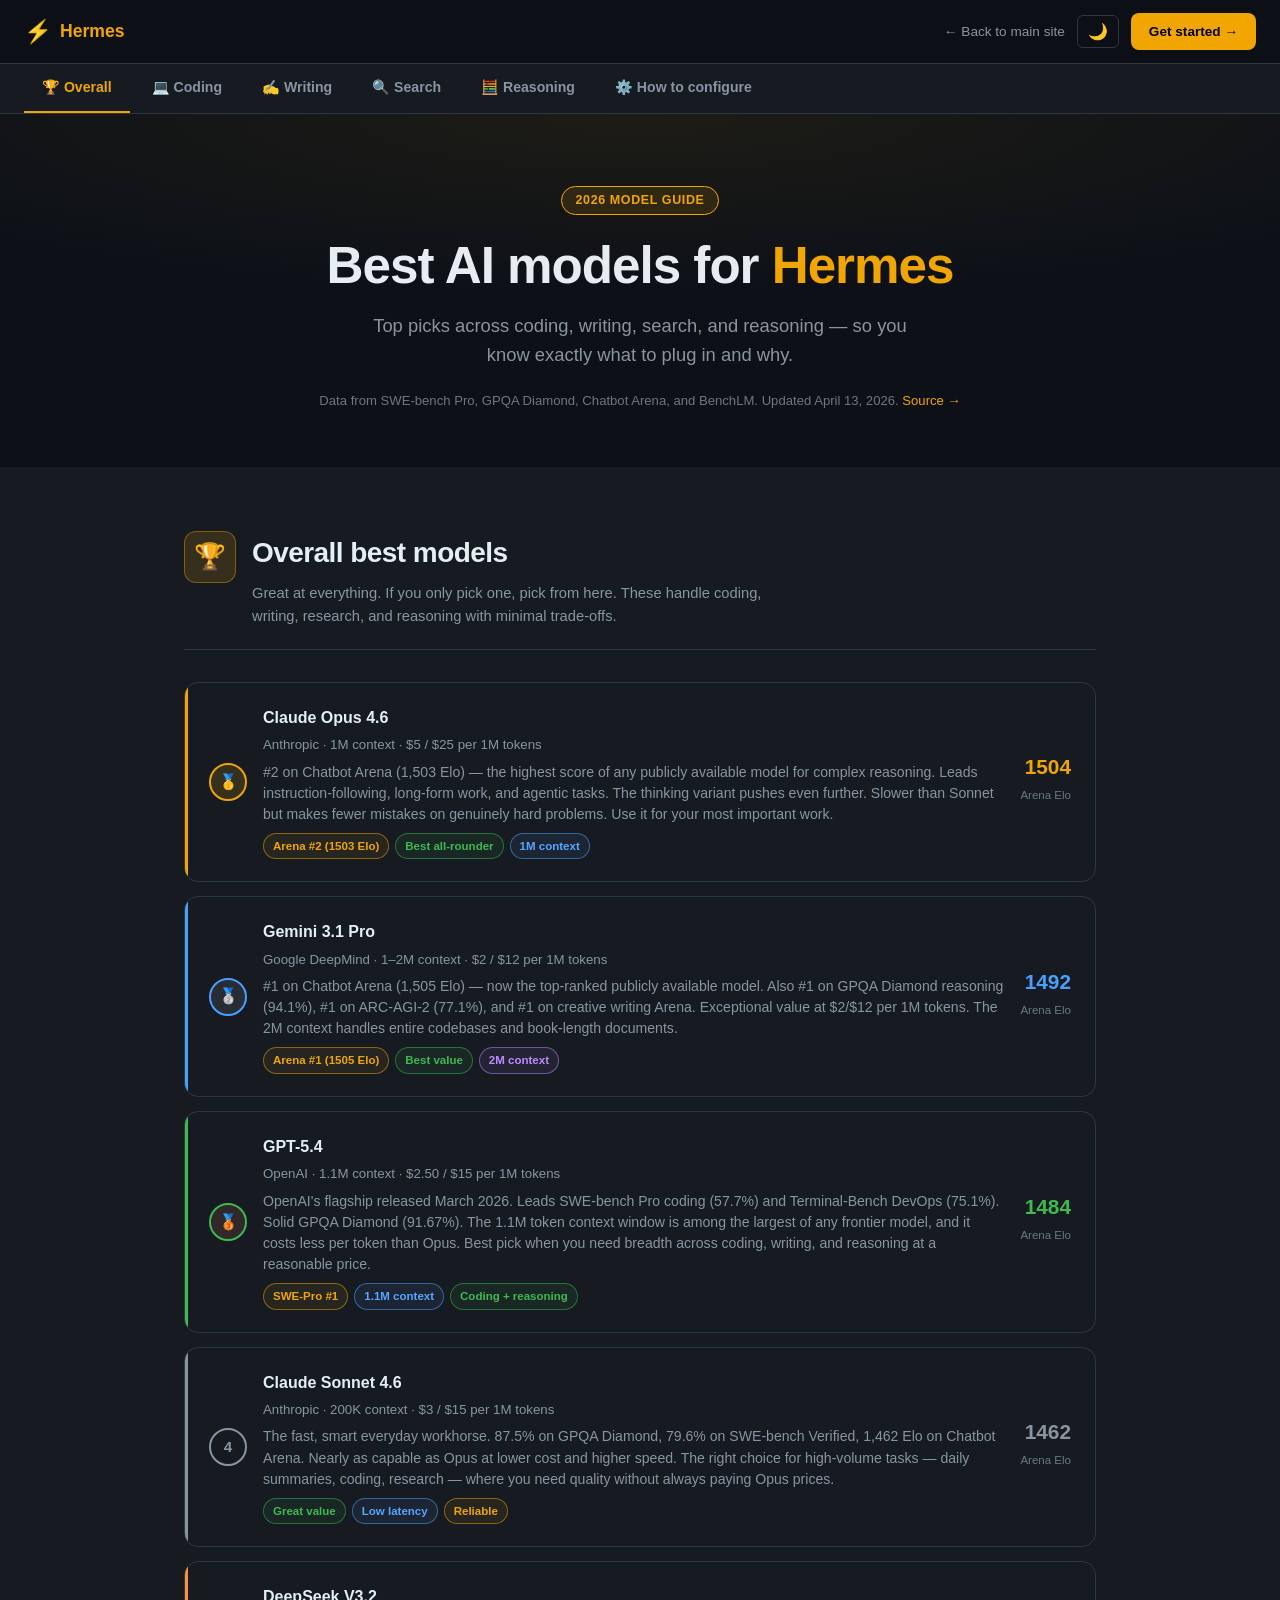
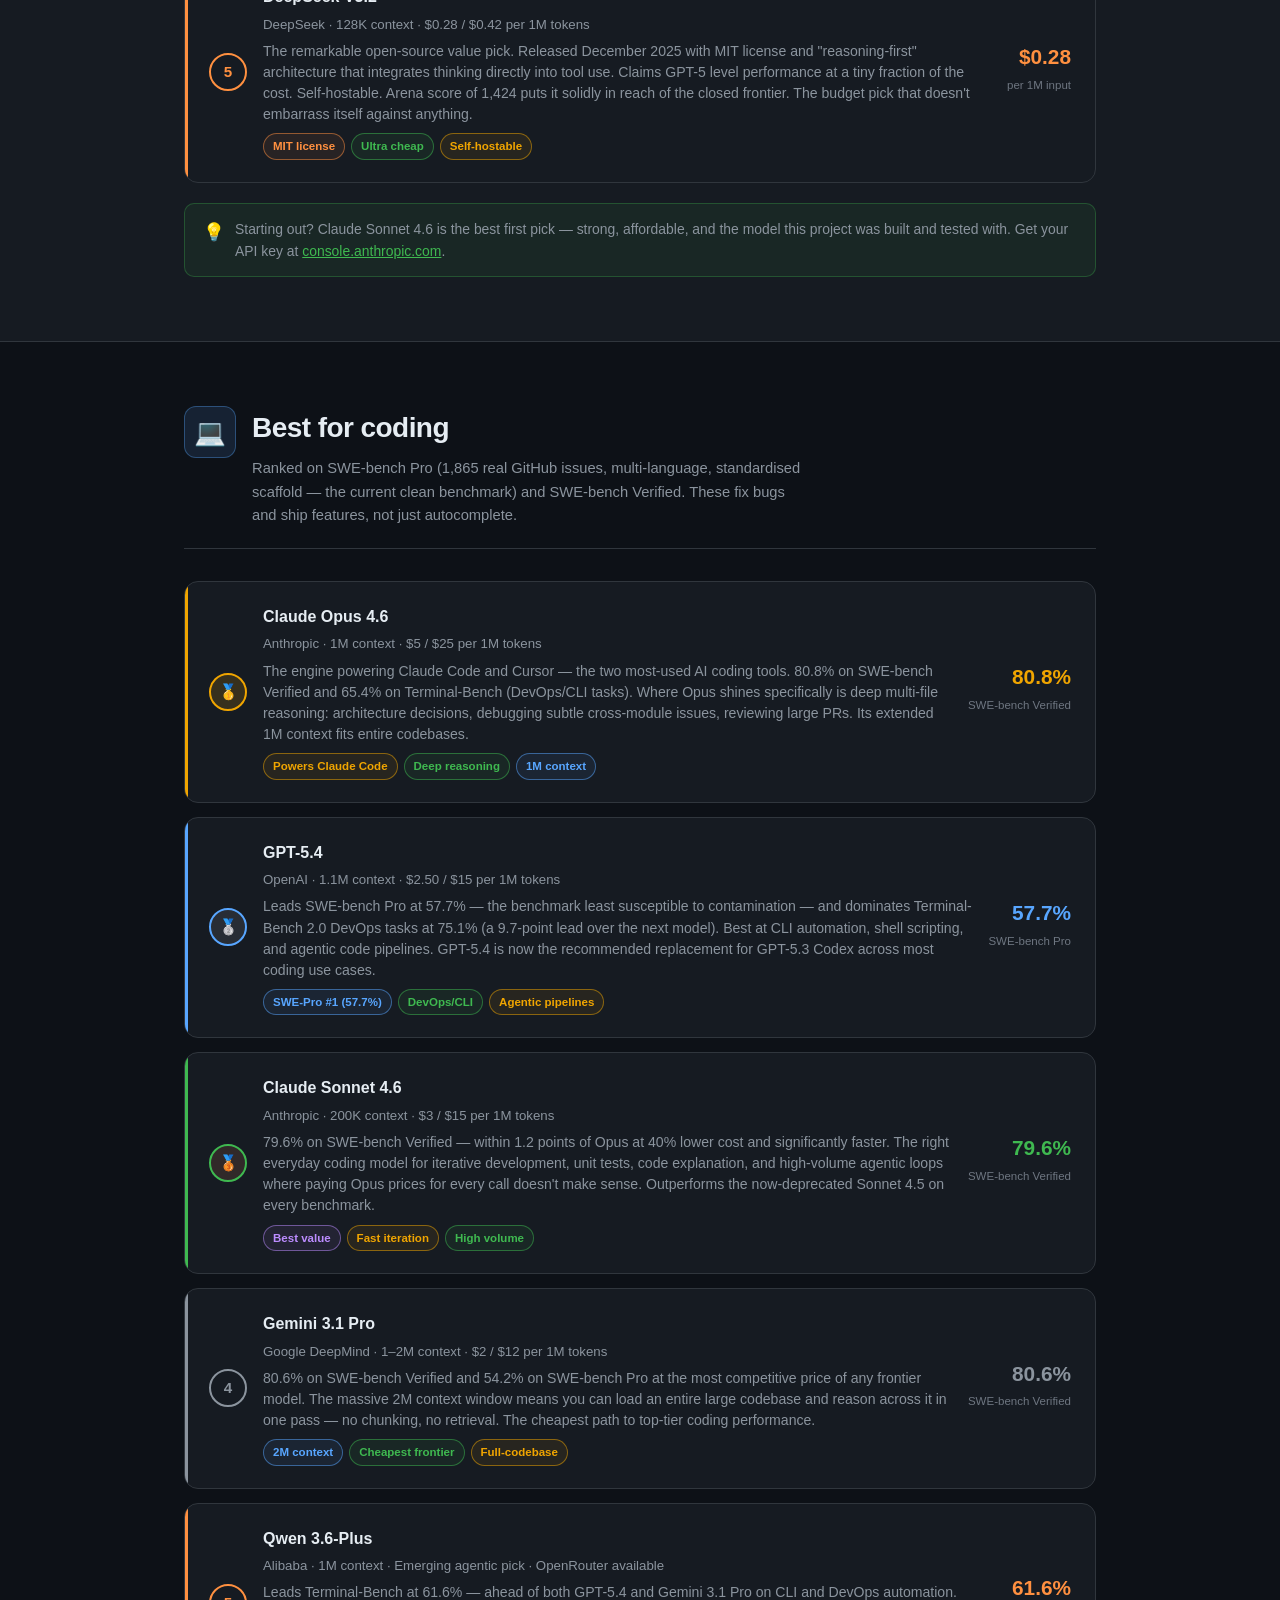
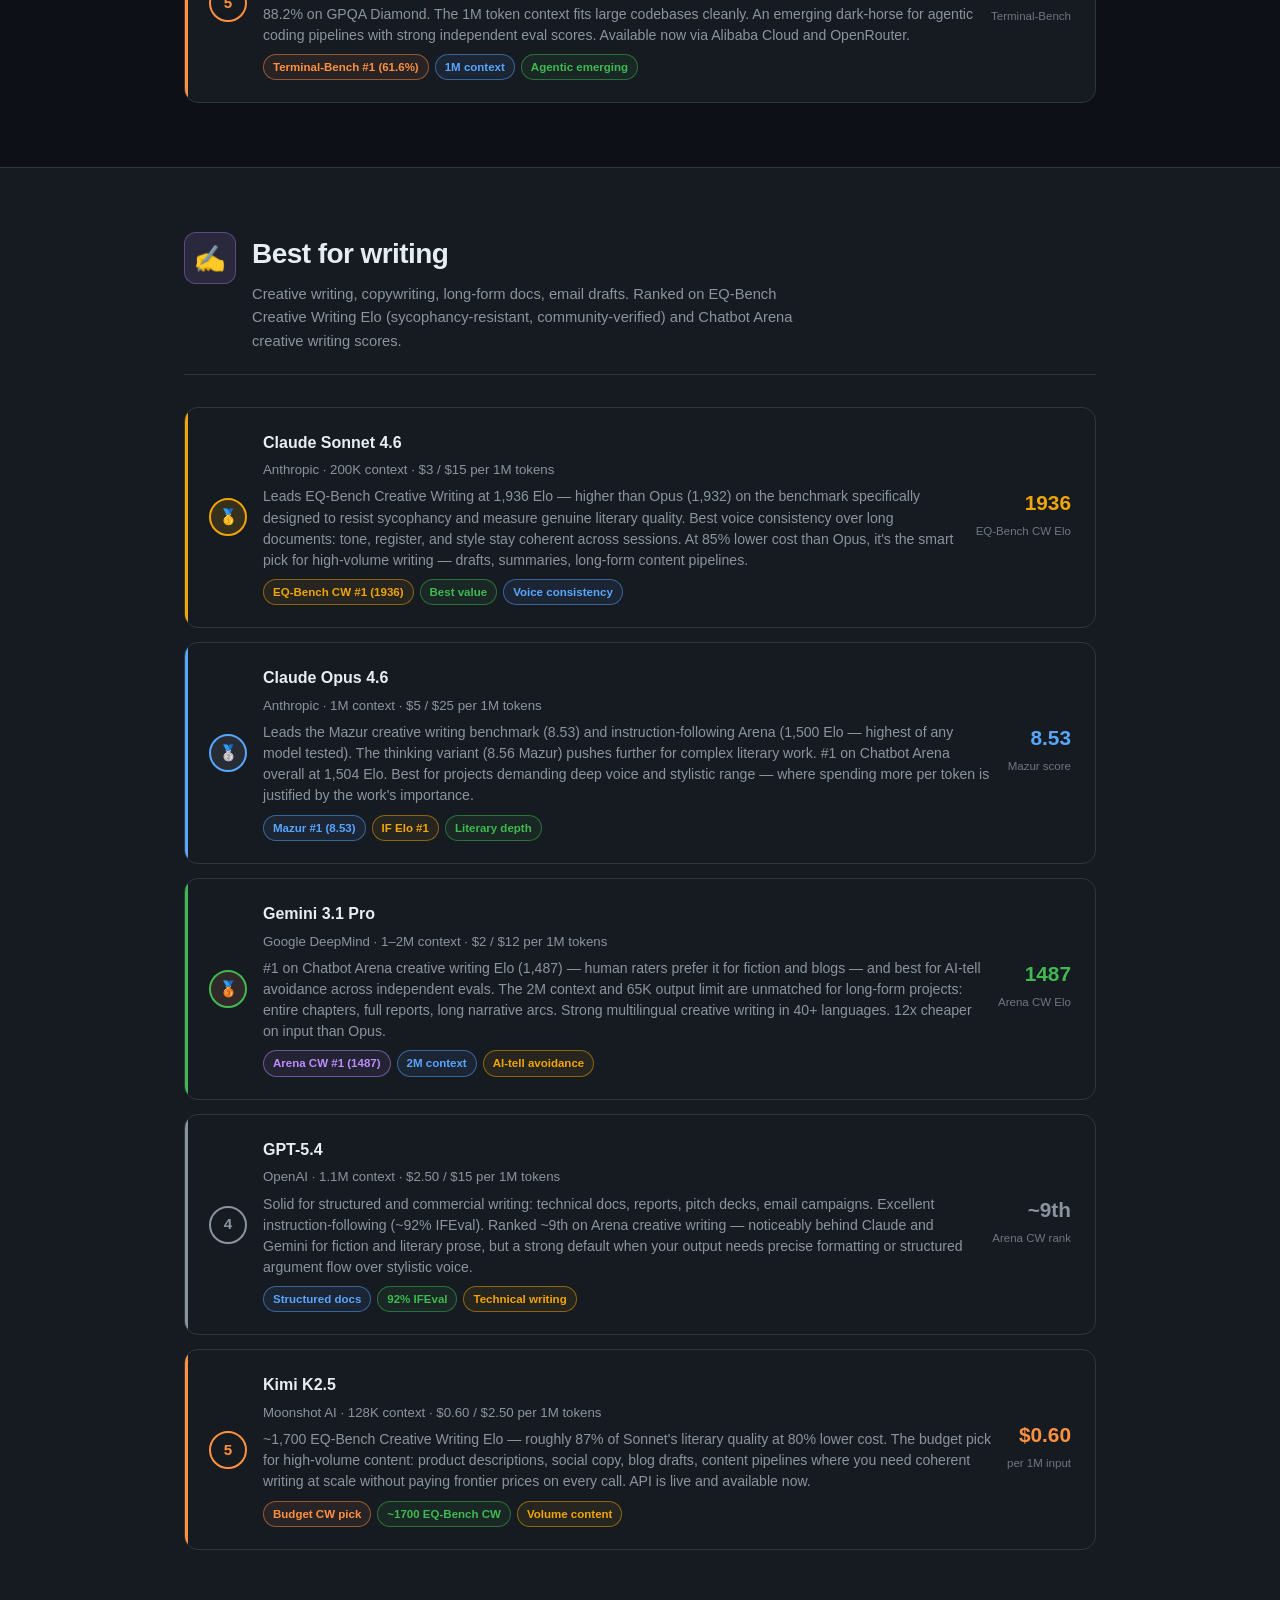
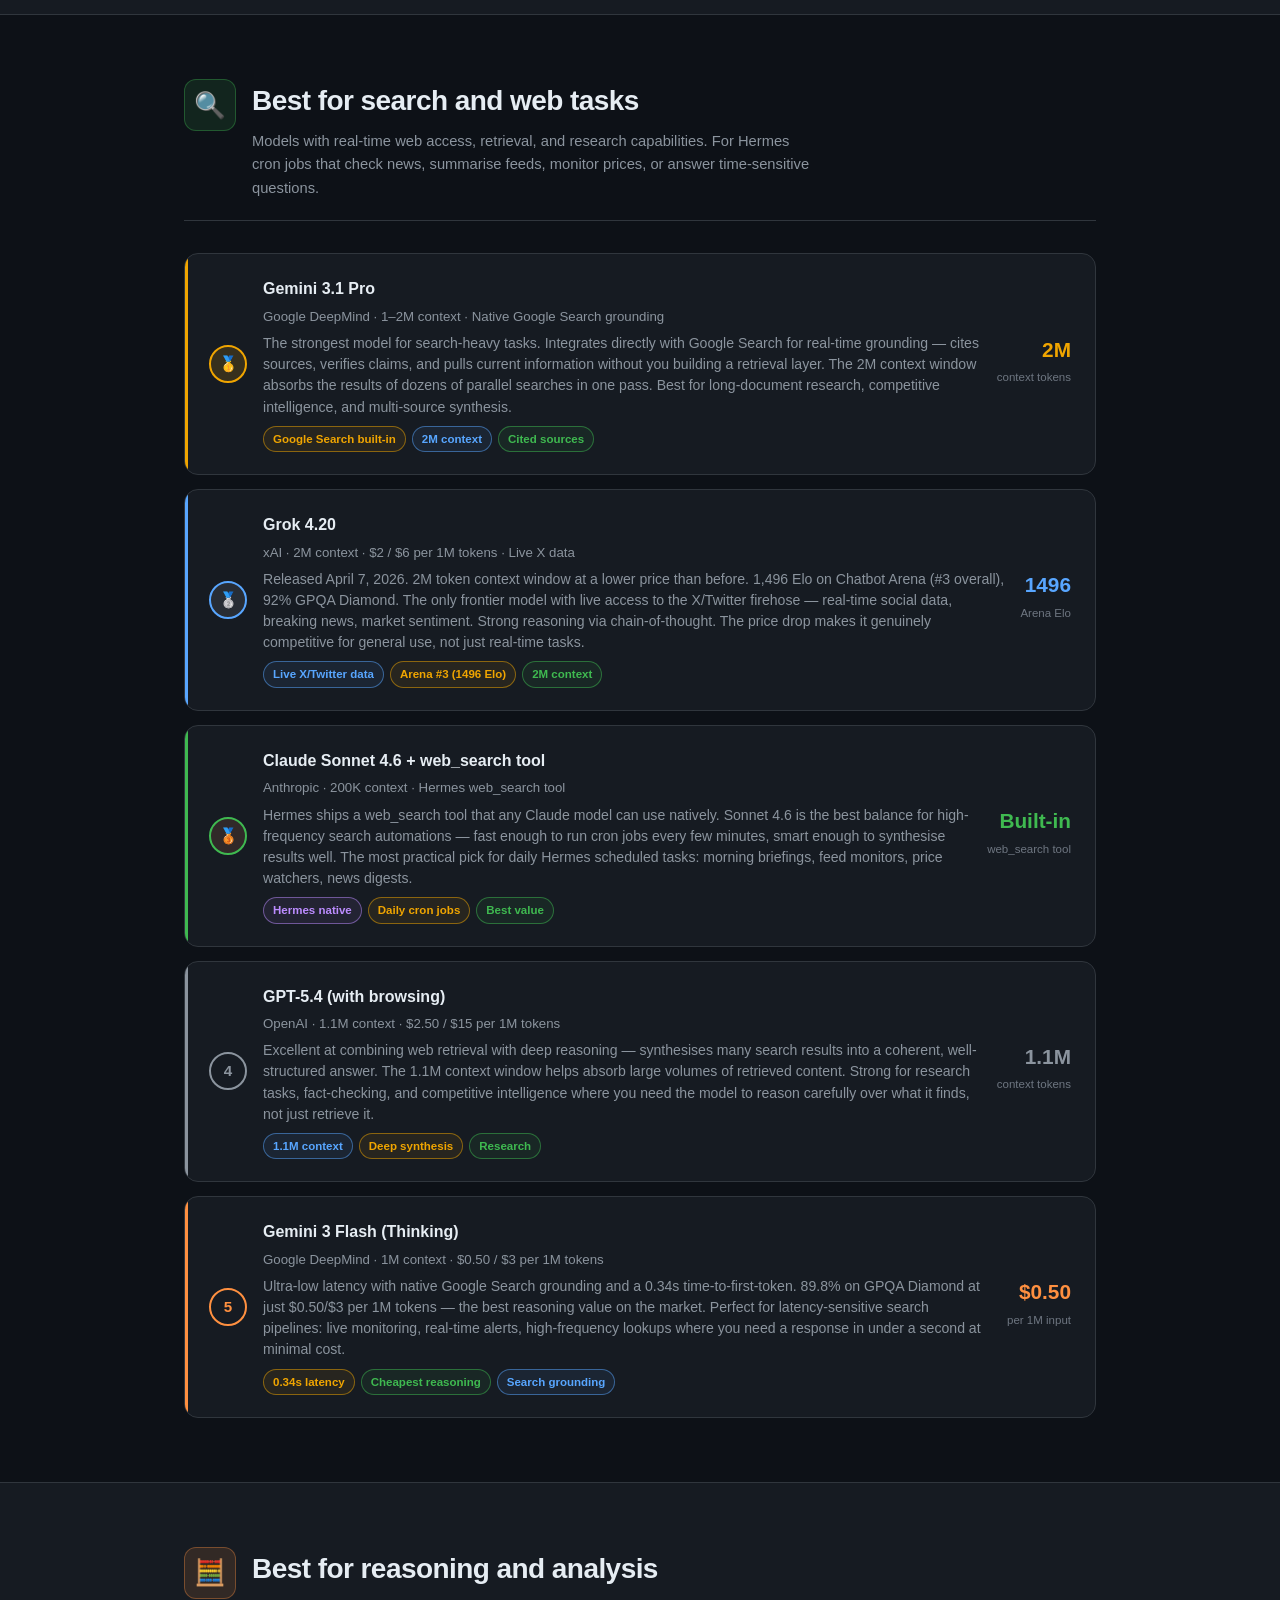
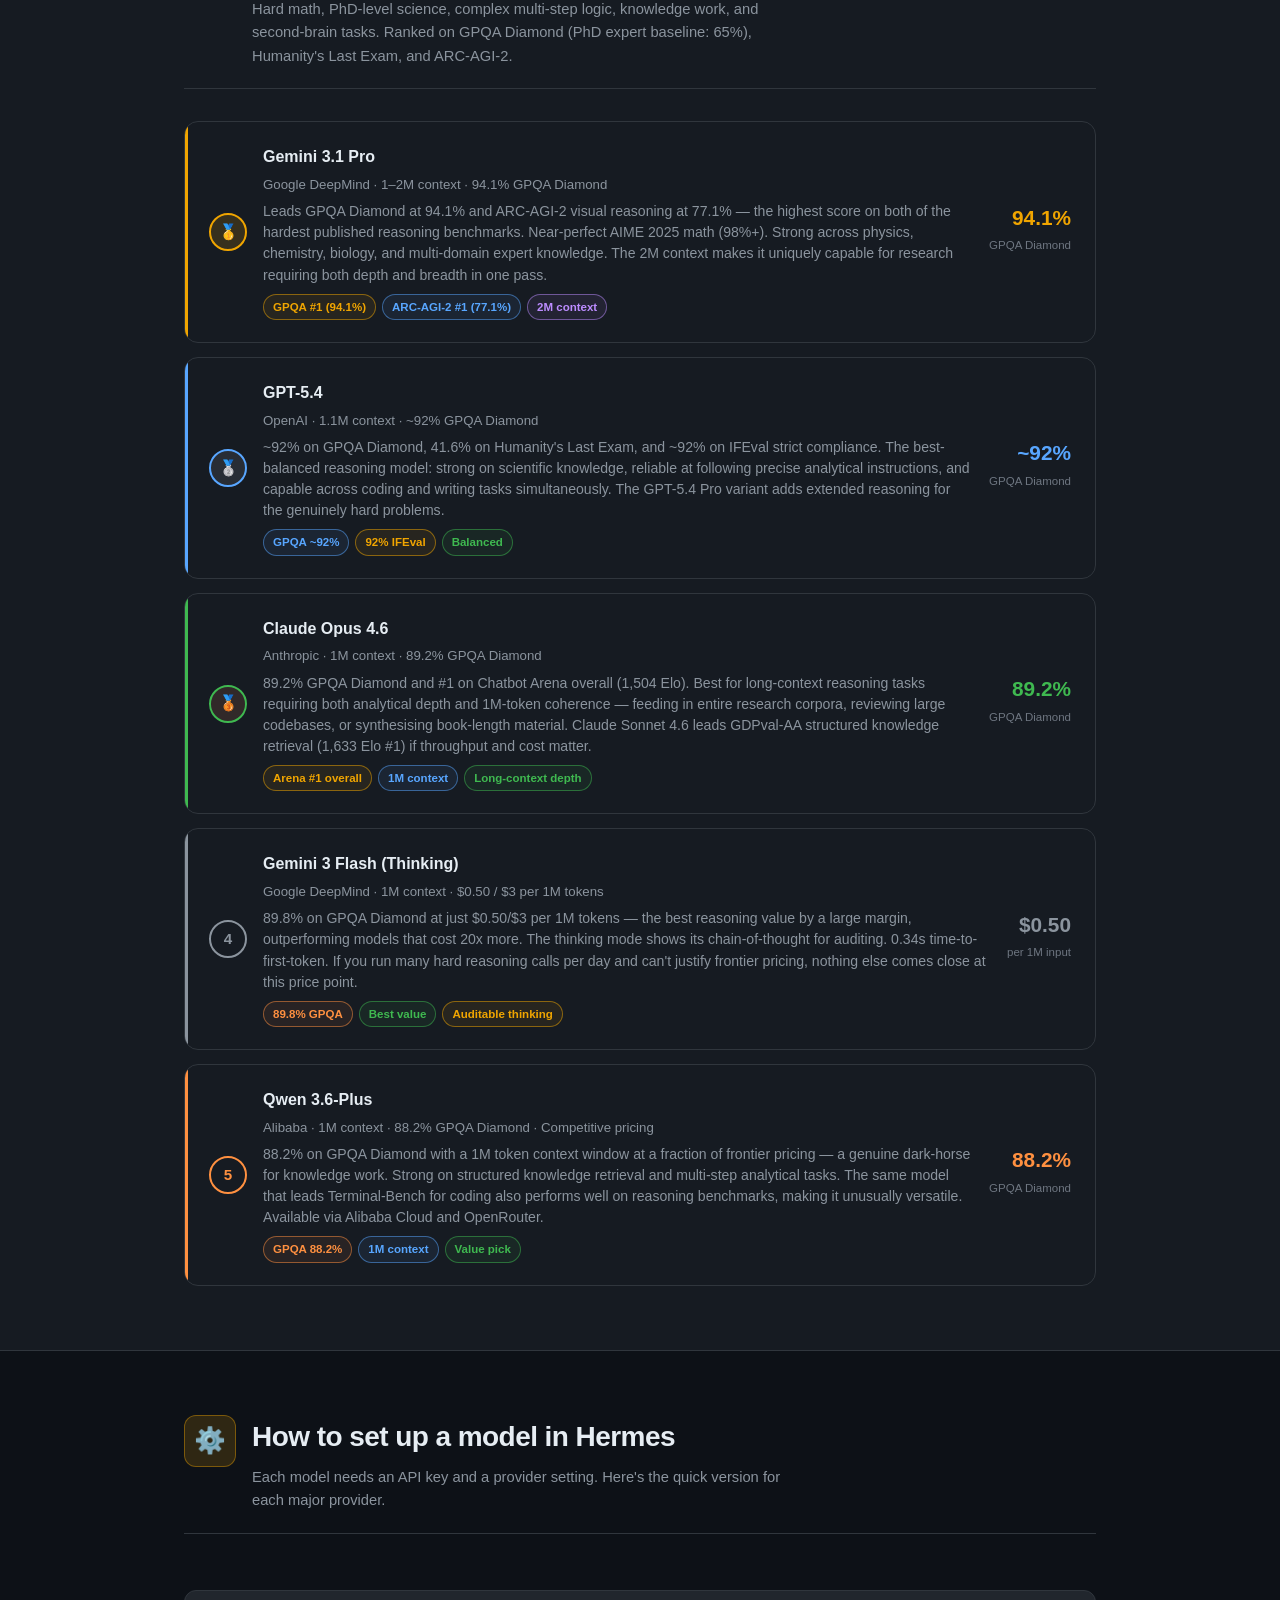
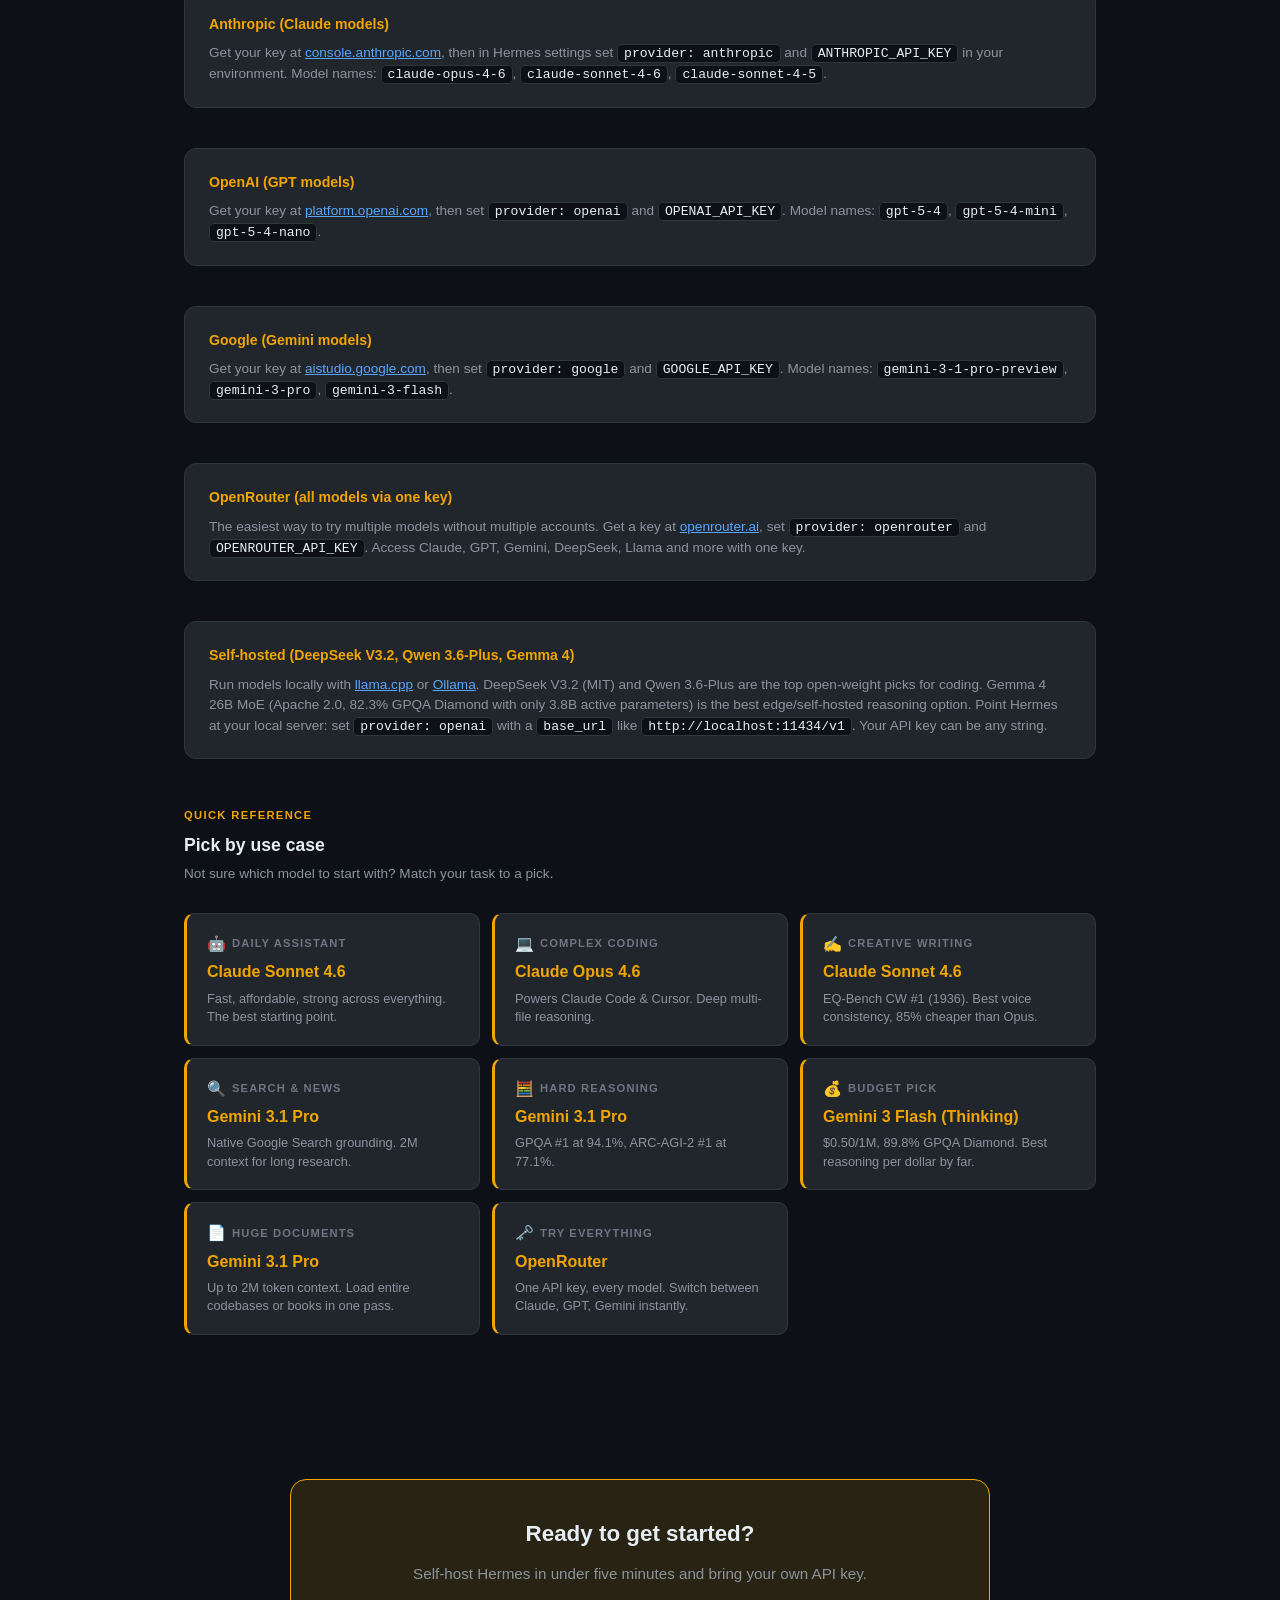
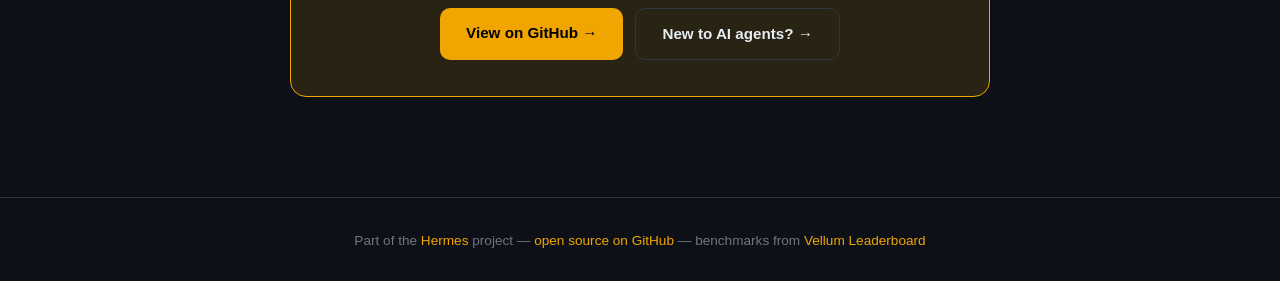
<file: models/index.html>
<!DOCTYPE html>
<html lang="en" data-theme="dark">
<head>
  <script>
    // Canonical URL: strip trailing index.html so links always show the clean path
    (function(){
      var p = window.location.pathname;
      if (p.endsWith('/index.html')) {
        var clean = p.slice(0, p.length - 'index.html'.length);
        window.history.replaceState(null, '', clean + window.location.search + window.location.hash);
      }
    })();
  </script>
<meta charset="UTF-8">
<meta name="viewport" content="width=device-width, initial-scale=1.0">
<title>Best AI Models for Hermes — 2026 Guide</title>
<meta name="description" content="The best AI models to use with Hermes in 2025 — top picks for coding, writing, web search, and all-around use.">
<style>
  :root {
    --bg-primary: #0d1117;
    --bg-secondary: #161b22;
    --bg-tertiary: #21262d;
    --bg-card: #161b22;
    --border: #30363d;
    --text-primary: #e6edf3;
    --text-secondary: #8b949e;
    --text-muted: #6e7681;
    --accent: #f0a500;
    --accent-dim: #c88800;
    --accent-glow: rgba(240,165,0,0.12);
    --green: #3fb950;
    --blue: #58a6ff;
    --purple: #bc8cff;
    --red: #f85149;
    --orange: #ff9040;
    --nav-height: 64px;
  }
  [data-theme="light"] nav {
    background: rgba(246, 248, 250, 0.95);
  }
  [data-theme="light"] {
    --bg-primary: #ffffff;
    --bg-secondary: #f6f8fa;
    --bg-tertiary: #eaeef2;
    --bg-card: #ffffff;
    --border: #d0d7de;
    --text-primary: #1f2328;
    --text-secondary: #656d76;
    --text-muted: #9198a1;
    --accent: #c07800;
    --accent-dim: #9a6200;
    --accent-glow: rgba(192,120,0,0.10);
  }

  *, *::before, *::after { box-sizing: border-box; margin: 0; padding: 0; }

  body {
    font-family: -apple-system, BlinkMacSystemFont, 'Segoe UI', sans-serif;
    background: var(--bg-primary);
    color: var(--text-primary);
    line-height: 1.6;
    min-height: 100vh;
  }

  /* NAV */
  nav {
    position: sticky;
    top: 0;
    height: var(--nav-height);
    background: rgba(13, 17, 23, 0.92);
    border-bottom: 1px solid var(--border);
    backdrop-filter: blur(12px);
    display: flex;
    align-items: center;
    justify-content: space-between;
    padding: 0 24px;
    z-index: 100;
  }
  .nav-logo {
    font-size: 1.1rem;
    font-weight: 700;
    color: var(--accent);
    text-decoration: none;
    display: flex;
    align-items: center;
    gap: 8px;
  }
  .nav-logo span { font-size: 1.4rem; }
  .nav-right { display: flex; align-items: center; gap: 12px; }
  .nav-back {
    color: var(--text-secondary);
    text-decoration: none;
    font-size: 0.85rem;
    display: flex;
    align-items: center;
    gap: 4px;
    transition: color 0.2s;
  }
  .nav-back:hover { color: var(--text-primary); }
  #theme-toggle {
    background: none;
    border: 1px solid var(--border);
    border-radius: 6px;
    padding: 6px 10px;
    cursor: pointer;
    font-size: 1rem;
    color: var(--text-primary);
    transition: border-color 0.2s;
  }
  #theme-toggle:hover { border-color: var(--accent); }
  .btn-cta {
    background: var(--accent);
    color: #000;
    border: none;
    border-radius: 8px;
    padding: 8px 18px;
    font-size: 0.85rem;
    font-weight: 600;
    cursor: pointer;
    text-decoration: none;
    transition: opacity 0.2s;
  }
  .btn-cta:hover { opacity: 0.85; }

  /* TAB NAV */
  .tab-bar {
    position: sticky;
    top: var(--nav-height);
    z-index: 90;
    background: var(--bg-secondary);
    border-bottom: 1px solid var(--border);
    padding: 0 24px;
    display: flex;
    gap: 4px;
    overflow-x: auto;
    scrollbar-width: none;
  }
  .tab-bar::-webkit-scrollbar { display: none; }
  .tab-pill {
    padding: 12px 18px;
    font-size: 0.88rem;
    font-weight: 600;
    color: var(--text-secondary);
    cursor: pointer;
    border-bottom: 2px solid transparent;
    white-space: nowrap;
    transition: color 0.2s, border-color 0.2s;
    text-decoration: none;
    display: block;
  }
  .tab-pill:hover { color: var(--text-primary); }
  .tab-pill.active { color: var(--accent); border-bottom-color: var(--accent); }

  /* HERO */
  .hero {
    text-align: center;
    padding: 72px 24px 56px;
    position: relative;
    overflow: hidden;
  }
  .hero::before {
    content: '';
    position: absolute;
    inset: 0;
    background: radial-gradient(ellipse 70% 50% at 50% 0%, rgba(240,165,0,0.07), transparent);
    pointer-events: none;
  }
  .hero-badge {
    display: inline-block;
    background: var(--accent-glow);
    border: 1px solid var(--accent);
    color: var(--accent);
    border-radius: 20px;
    padding: 4px 14px;
    font-size: 0.78rem;
    font-weight: 600;
    letter-spacing: 0.05em;
    text-transform: uppercase;
    margin-bottom: 20px;
  }
  .hero h1 {
    font-size: clamp(1.9rem, 4.5vw, 3.2rem);
    font-weight: 800;
    line-height: 1.2;
    margin-bottom: 14px;
    letter-spacing: -0.02em;
  }
  .hero h1 em { font-style: normal; color: var(--accent); }
  .hero-sub {
    font-size: clamp(0.95rem, 2.2vw, 1.15rem);
    color: var(--text-secondary);
    max-width: 580px;
    margin: 0 auto 20px;
  }
  .hero-note {
    font-size: 0.82rem;
    color: var(--text-muted);
    margin-top: 8px;
  }
  .hero-note a { color: var(--accent); text-decoration: none; }

  /* SECTION */
  .model-section {
    padding: 64px 24px;
    max-width: 960px;
    margin: 0 auto;
  }
  .model-section + .model-section { padding-top: 0; }
  .section-alt {
    background: var(--bg-secondary);
  }
  .section-alt .model-section { }

  .section-header {
    display: flex;
    align-items: flex-start;
    gap: 16px;
    margin-bottom: 32px;
    padding-bottom: 20px;
    border-bottom: 1px solid var(--border);
  }
  .section-icon {
    width: 52px;
    height: 52px;
    border-radius: 12px;
    display: flex;
    align-items: center;
    justify-content: center;
    font-size: 1.6rem;
    flex-shrink: 0;
  }
  .icon-gold { background: rgba(240,165,0,0.15); border: 1px solid rgba(240,165,0,0.4); }
  .icon-blue { background: rgba(88,166,255,0.12); border: 1px solid rgba(88,166,255,0.35); }
  .icon-green { background: rgba(63,185,80,0.12); border: 1px solid rgba(63,185,80,0.35); }
  .icon-purple { background: rgba(188,140,255,0.12); border: 1px solid rgba(188,140,255,0.35); }
  .icon-orange { background: rgba(255,144,64,0.12); border: 1px solid rgba(255,144,64,0.35); }

  .section-header-text h2 {
    font-size: clamp(1.3rem, 2.5vw, 1.75rem);
    font-weight: 700;
    margin-bottom: 6px;
    letter-spacing: -0.02em;
  }
  .section-header-text p {
    font-size: 0.92rem;
    color: var(--text-secondary);
    max-width: 560px;
  }

  /* MODEL CARDS */
  .model-list {
    display: grid;
    gap: 14px;
  }
  .model-card {
    background: var(--bg-card);
    border: 1px solid var(--border);
    border-radius: 14px;
    padding: 22px 24px;
    display: grid;
    grid-template-columns: auto 1fr auto;
    gap: 16px;
    align-items: center;
    transition: border-color 0.2s, transform 0.2s;
    position: relative;
    overflow: hidden;
  }
  .model-card:hover {
    border-color: var(--model-color, var(--accent));
    transform: translateY(-1px);
  }
  .model-card::before {
    content: '';
    position: absolute;
    left: 0;
    top: 0;
    bottom: 0;
    width: 3px;
    background: var(--model-color, var(--accent));
    border-radius: 14px 0 0 14px;
  }

  .rank-badge {
    width: 38px;
    height: 38px;
    border-radius: 50%;
    display: flex;
    align-items: center;
    justify-content: center;
    font-weight: 800;
    font-size: 0.95rem;
    flex-shrink: 0;
    border: 2px solid var(--model-color, var(--accent));
    color: var(--model-color, var(--accent));
    background: transparent;
  }
  .rank-badge.gold { background: rgba(240,165,0,0.15); }
  .rank-badge.silver { background: rgba(139,148,158,0.15); }
  .rank-badge.bronze { background: rgba(201,120,80,0.15); }

  .model-info h3 {
    font-size: 1rem;
    font-weight: 700;
    margin-bottom: 4px;
  }
  .model-info .model-meta {
    font-size: 0.83rem;
    color: var(--text-secondary);
    margin-bottom: 6px;
  }
  .model-info .model-why {
    font-size: 0.88rem;
    color: var(--text-secondary);
    line-height: 1.5;
  }
  .model-pills {
    display: flex;
    flex-wrap: wrap;
    gap: 6px;
    margin-top: 8px;
  }
  .pill {
    font-size: 0.72rem;
    font-weight: 600;
    padding: 3px 9px;
    border-radius: 20px;
    border: 1px solid var(--border);
    color: var(--text-muted);
    white-space: nowrap;
  }
  .pill.green { border-color: rgba(63,185,80,0.5); color: var(--green); background: rgba(63,185,80,0.08); }
  .pill.blue { border-color: rgba(88,166,255,0.5); color: var(--blue); background: rgba(88,166,255,0.08); }
  .pill.purple { border-color: rgba(188,140,255,0.5); color: var(--purple); background: rgba(188,140,255,0.08); }
  .pill.gold { border-color: rgba(240,165,0,0.5); color: var(--accent); background: rgba(240,165,0,0.08); }
  .pill.orange { border-color: rgba(255,144,64,0.5); color: var(--orange); background: rgba(255,144,64,0.08); }

  .model-score {
    text-align: right;
    flex-shrink: 0;
  }
  .score-val {
    font-size: 1.3rem;
    font-weight: 800;
    color: var(--model-color, var(--accent));
    display: block;
    line-height: 1;
    margin-bottom: 3px;
  }
  .score-label {
    font-size: 0.72rem;
    color: var(--text-muted);
    white-space: nowrap;
  }

  /* SETUP BOX */
  .setup-box {
    background: var(--bg-tertiary);
    border: 1px solid var(--border);
    border-radius: 12px;
    padding: 22px 24px;
    margin-top: 24px;
  }
  .setup-box h4 {
    font-size: 0.88rem;
    font-weight: 700;
    margin-bottom: 8px;
    color: var(--accent);
  }
  .setup-box p {
    font-size: 0.85rem;
    color: var(--text-secondary);
    line-height: 1.5;
  }
  .setup-box code {
    background: var(--bg-primary);
    border: 1px solid var(--border);
    border-radius: 5px;
    padding: 1px 6px;
    font-size: 0.82rem;
    font-family: 'SFMono-Regular', Consolas, monospace;
    color: var(--text-primary);
  }

  /* HOW TO PICK */

  .picker-grid {
    display: grid;
    grid-template-columns: repeat(auto-fit, minmax(220px, 1fr));
    gap: 12px;
    margin-top: 28px;
  }
  .picker-card {
    background: var(--bg-tertiary);
    border: 1px solid var(--border);
    border-left: 3px solid var(--accent);
    border-radius: 10px;
    padding: 18px 20px;
    display: flex;
    flex-direction: column;
    gap: 6px;
    transition: border-color 0.2s, box-shadow 0.2s, transform 0.15s;
  }
  .picker-card:hover {
    border-color: var(--accent);
    box-shadow: 0 4px 20px rgba(240,165,0,0.12);
    transform: translateY(-1px);
  }
  .picker-card .use-case {
    font-size: 0.7rem;
    font-weight: 700;
    text-transform: uppercase;
    letter-spacing: 0.1em;
    color: var(--text-muted);
    display: flex;
    align-items: center;
    gap: 6px;
  }
  .picker-card .use-case .uc-icon {
    font-size: 0.95rem;
    letter-spacing: 0;
  }
  .picker-card .recommendation {
    font-size: 1rem;
    font-weight: 800;
    color: var(--accent);
    line-height: 1.2;
  }
  .picker-card .why-short {
    font-size: 0.8rem;
    color: var(--text-secondary);
    line-height: 1.45;
    margin-top: 2px;
  }

  /* FREE TIER NOTE */
  .free-note {
    background: rgba(63,185,80,0.08);
    border: 1px solid rgba(63,185,80,0.3);
    border-radius: 10px;
    padding: 14px 18px;
    margin-top: 20px;
    font-size: 0.87rem;
    color: var(--text-secondary);
    display: flex;
    gap: 10px;
    align-items: flex-start;
  }
  .free-note .note-icon { font-size: 1.1rem; flex-shrink: 0; }

  /* CTA STRIP */
  .cta-strip {
    background: var(--accent-glow);
    border: 1px solid var(--accent);
    border-radius: 16px;
    padding: 36px 40px;
    text-align: center;
    margin: 40px auto;
    max-width: 700px;
  }
  .cta-strip h2 { font-size: 1.4rem; font-weight: 700; margin-bottom: 10px; }
  .cta-strip p { color: var(--text-secondary); margin-bottom: 22px; font-size: 0.95rem; }
  .cta-group { display: flex; gap: 12px; justify-content: center; flex-wrap: wrap; }
  .btn-primary {
    background: var(--accent);
    color: #000;
    font-weight: 700;
    padding: 13px 26px;
    border-radius: 10px;
    text-decoration: none;
    font-size: 0.95rem;
    transition: opacity 0.2s;
  }
  .btn-primary:hover { opacity: 0.85; }
  .btn-ghost {
    background: transparent;
    color: var(--text-primary);
    font-weight: 600;
    padding: 13px 26px;
    border-radius: 10px;
    text-decoration: none;
    font-size: 0.95rem;
    border: 1px solid var(--border);
    transition: border-color 0.2s;
  }
  .btn-ghost:hover { border-color: var(--accent); }

  /* FOOTER */
  footer {
    border-top: 1px solid var(--border);
    text-align: center;
    padding: 32px 24px;
    color: var(--text-muted);
    font-size: 0.85rem;
  }
  footer a { color: var(--accent); text-decoration: none; }

  /* DIVIDER */
  .section-divider { height: 1px; background: var(--border); }

  /* MOBILE */
  @media (max-width: 640px) {
    nav { padding: 0 16px; }
    .nav-back span { display: none; }
    .btn-cta { display: none; }
    .model-card { grid-template-columns: auto 1fr; }
    .model-score { display: none; }
    .tab-bar { padding: 0 12px; }
    .tab-pill { padding: 10px 14px; font-size: 0.82rem; }
    .section-header { flex-direction: column; gap: 12px; }
    .cta-strip { padding: 28px 20px; }
  }
  @media (max-width: 480px) {
    .picker-grid { grid-template-columns: 1fr 1fr; }
  }

  /* HAMBURGER + MOBILE MENU */
  .hamburger {
    display: none;
    flex-direction: column;
    gap: 5px;
    cursor: pointer;
    padding: 6px;
    border: 1px solid var(--border);
    border-radius: 6px;
    background: none;
    transition: border-color 0.15s;
    flex-shrink: 0;
  }
  .hamburger:hover { border-color: var(--accent); }
  .hamburger span {
    display: block;
    width: 20px;
    height: 2px;
    background: var(--text-secondary);
    border-radius: 2px;
    transition: transform 0.2s, opacity 0.2s;
  }
  .hamburger.open span:nth-child(1) { transform: translateY(7px) rotate(45deg); }
  .hamburger.open span:nth-child(2) { opacity: 0; }
  .hamburger.open span:nth-child(3) { transform: translateY(-7px) rotate(-45deg); }
  #models-mobile-menu {
    display: none;
    position: fixed;
    top: var(--nav-height);
    left: 0; right: 0;
    background: var(--bg-secondary);
    border-bottom: 1px solid var(--border);
    padding: 16px 24px;
    z-index: 999;
    flex-direction: column;
    gap: 4px;
  }
  #models-mobile-menu.open { display: flex; }
  #models-mobile-menu a {
    color: var(--text-secondary);
    font-size: 0.95rem;
    font-weight: 500;
    padding: 10px 12px;
    border-radius: 6px;
    transition: color 0.15s, background 0.15s;
    text-decoration: none;
  }
  #models-mobile-menu a:hover { color: var(--text-primary); background: var(--bg-tertiary); }
  #models-mobile-menu a.accent { color: var(--accent); }
  #models-mobile-menu .menu-divider {
    height: 1px;
    background: var(--border);
    margin: 4px 0;
  }
  @media (max-width: 640px) {
    .hamburger { display: flex; }
    .btn-cta { display: none; }
    .nav-back span { display: none; }
  }
</style>
</head>
<body>

<nav>
  <a href="../" class="nav-logo"><span>⚡</span> Hermes</a>
  <div class="nav-right">
    <a href="../" class="nav-back">← <span>Back to main site</span></a>
    <button id="theme-toggle" aria-label="Toggle theme">🌙</button>
    <a href="https://hermes-agent.nousresearch.com/docs/getting-started/installation" class="btn-cta" target="_blank">Get started →</a>
  </div>
  <button class="hamburger" id="models-hamburger" aria-label="Open menu" aria-expanded="false">
    <span></span><span></span><span></span>
  </button>
</nav>

<div id="models-mobile-menu">
  <a href="../">⚡ Hermes Home</a>
  <a href="../#why">Why Hermes</a>
  <a href="../#features">Features</a>
  <a href="../#compare">Compare</a>
  <a href="../#install">Install</a>
  <div class="menu-divider"></div>
  <a href="../eli5/" class="accent">🧠 ELI5 — What is Hermes?</a>
  <a href="../models/" class="accent">🤖 Best Models 2026</a>
  <a href="../community/" class="accent">🌎 Community</a>
  <a href="https://hermes-agent.nousresearch.com/docs/getting-started/installation" target="_blank" class="accent" style="margin-top:4px">Get started →</a>
</div>

<!-- TAB BAR -->
<div class="tab-bar">
  <a class="tab-pill active" href="#overall">🏆 Overall</a>
  <a class="tab-pill" href="#coding">💻 Coding</a>
  <a class="tab-pill" href="#writing">✍️ Writing</a>
  <a class="tab-pill" href="#search">🔍 Search</a>
  <a class="tab-pill" href="#reasoning">🧮 Reasoning</a>
  <a class="tab-pill" href="#howto">⚙️ How to configure</a>
</div>

<!-- HERO -->
<section class="hero">
  <div class="hero-badge">2026 Model Guide</div>
  <h1>Best AI models for <em>Hermes</em></h1>
  <p class="hero-sub">Top picks across coding, writing, search, and reasoning — so you know exactly what to plug in and why.</p>
  <p class="hero-note">Data from SWE-bench Pro, GPQA Diamond, Chatbot Arena, and BenchLM. Updated April 13, 2026. <a href="https://lmarena.ai/leaderboard" target="_blank">Source →</a></p>
</section>

<!-- =========================================
     OVERALL
     ========================================= -->
<div id="overall" class="section-alt">
  <div class="model-section">
    <div class="section-header">
      <div class="section-icon icon-gold">🏆</div>
      <div class="section-header-text">
        <h2>Overall best models</h2>
        <p>Great at everything. If you only pick one, pick from here. These handle coding, writing, research, and reasoning with minimal trade-offs.</p>
      </div>
    </div>

    <div class="model-list">
      <!-- #1 -->
      <div class="model-card" style="--model-color: #f0a500;">
        <div class="rank-badge gold">🥇</div>
        <div class="model-info">
          <h3>Claude Opus 4.6</h3>
          <div class="model-meta">Anthropic &middot; 1M context &middot; $5 / $25 per 1M tokens</div>
          <div class="model-why">#2 on Chatbot Arena (1,503 Elo) — the highest score of any publicly available model for complex reasoning. Leads instruction-following, long-form work, and agentic tasks. The thinking variant pushes even further. Slower than Sonnet but makes fewer mistakes on genuinely hard problems. Use it for your most important work.</div>
          <div class="model-pills">
            <span class="pill gold">Arena #2 (1503 Elo)</span>
            <span class="pill green">Best all-rounder</span>
            <span class="pill blue">1M context</span>
          </div>
        </div>
        <div class="model-score">
          <span class="score-val">1504</span>
          <span class="score-label">Arena Elo</span>
        </div>
      </div>

      <!-- #2 -->
      <div class="model-card" style="--model-color: #4a9eff;">
        <div class="rank-badge silver">🥈</div>
        <div class="model-info">
          <h3>Gemini 3.1 Pro</h3>
          <div class="model-meta">Google DeepMind &middot; 1–2M context &middot; $2 / $12 per 1M tokens</div>
          <div class="model-why">#1 on Chatbot Arena (1,505 Elo) — now the top-ranked publicly available model. Also #1 on GPQA Diamond reasoning (94.1%), #1 on ARC-AGI-2 (77.1%), and #1 on creative writing Arena. Exceptional value at $2/$12 per 1M tokens. The 2M context handles entire codebases and book-length documents.</div>
          <div class="model-pills">
            <span class="pill gold">Arena #1 (1505 Elo)</span>
            <span class="pill green">Best value</span>
            <span class="pill purple">2M context</span>
          </div>
        </div>
        <div class="model-score">
          <span class="score-val">1492</span>
          <span class="score-label">Arena Elo</span>
        </div>
      </div>

      <!-- #3 -->
      <div class="model-card" style="--model-color: #3fb950;">
        <div class="rank-badge bronze">🥉</div>
        <div class="model-info">
          <h3>GPT-5.4</h3>
          <div class="model-meta">OpenAI &middot; 1.1M context &middot; $2.50 / $15 per 1M tokens</div>
          <div class="model-why">OpenAI's flagship released March 2026. Leads SWE-bench Pro coding (57.7%) and Terminal-Bench DevOps (75.1%). Solid GPQA Diamond (91.67%). The 1.1M token context window is among the largest of any frontier model, and it costs less per token than Opus. Best pick when you need breadth across coding, writing, and reasoning at a reasonable price.</div>
          <div class="model-pills">
            <span class="pill gold">SWE-Pro #1</span>
            <span class="pill blue">1.1M context</span>
            <span class="pill green">Coding + reasoning</span>
          </div>
        </div>
        <div class="model-score">
          <span class="score-val">1484</span>
          <span class="score-label">Arena Elo</span>
        </div>
      </div>

      <!-- #4 -->
      <div class="model-card" style="--model-color: #8b949e;">
        <div class="rank-badge">4</div>
        <div class="model-info">
          <h3>Claude Sonnet 4.6</h3>
          <div class="model-meta">Anthropic &middot; 200K context &middot; $3 / $15 per 1M tokens</div>
          <div class="model-why">The fast, smart everyday workhorse. 87.5% on GPQA Diamond, 79.6% on SWE-bench Verified, 1,462 Elo on Chatbot Arena. Nearly as capable as Opus at lower cost and higher speed. The right choice for high-volume tasks — daily summaries, coding, research — where you need quality without always paying Opus prices.</div>
          <div class="model-pills">
            <span class="pill green">Great value</span>
            <span class="pill blue">Low latency</span>
            <span class="pill gold">Reliable</span>
          </div>
        </div>
        <div class="model-score">
          <span class="score-val">1462</span>
          <span class="score-label">Arena Elo</span>
        </div>
      </div>

      <!-- #5 -->
      <div class="model-card" style="--model-color: #ff9040;">
        <div class="rank-badge">5</div>
        <div class="model-info">
          <h3>DeepSeek V3.2</h3>
          <div class="model-meta">DeepSeek &middot; 128K context &middot; $0.28 / $0.42 per 1M tokens</div>
          <div class="model-why">The remarkable open-source value pick. Released December 2025 with MIT license and "reasoning-first" architecture that integrates thinking directly into tool use. Claims GPT-5 level performance at a tiny fraction of the cost. Self-hostable. Arena score of 1,424 puts it solidly in reach of the closed frontier. The budget pick that doesn't embarrass itself against anything.</div>
          <div class="model-pills">
            <span class="pill orange">MIT license</span>
            <span class="pill green">Ultra cheap</span>
            <span class="pill gold">Self-hostable</span>
          </div>
        </div>
        <div class="model-score">
          <span class="score-val">$0.28</span>
          <span class="score-label">per 1M input</span>
        </div>
      </div>
    </div>

    <div class="free-note">
      <span class="note-icon">💡</span>
      <span>Starting out? Claude Sonnet 4.6 is the best first pick — strong, affordable, and the model this project was built and tested with. Get your API key at <a href="https://console.anthropic.com" target="_blank" style="color:var(--green)">console.anthropic.com</a>.</span>
    </div>
  </div>
</div>

<div class="section-divider"></div>

<!-- =========================================
     CODING
     ========================================= -->
<div id="coding">
  <div class="model-section">
    <div class="section-header">
      <div class="section-icon icon-blue">💻</div>
      <div class="section-header-text">
        <h2>Best for coding</h2>
        <p>Ranked on SWE-bench Pro (1,865 real GitHub issues, multi-language, standardised scaffold — the current clean benchmark) and SWE-bench Verified. These fix bugs and ship features, not just autocomplete.</p>
      </div>
    </div>

    <div class="model-list">
      <div class="model-card" style="--model-color: #f0a500;">
        <div class="rank-badge gold">🥇</div>
        <div class="model-info">
          <h3>Claude Opus 4.6</h3>
          <div class="model-meta">Anthropic &middot; 1M context &middot; $5 / $25 per 1M tokens</div>
          <div class="model-why">The engine powering Claude Code and Cursor — the two most-used AI coding tools. 80.8% on SWE-bench Verified and 65.4% on Terminal-Bench (DevOps/CLI tasks). Where Opus shines specifically is deep multi-file reasoning: architecture decisions, debugging subtle cross-module issues, reviewing large PRs. Its extended 1M context fits entire codebases.</div>
          <div class="model-pills">
            <span class="pill gold">Powers Claude Code</span>
            <span class="pill green">Deep reasoning</span>
            <span class="pill blue">1M context</span>
          </div>
        </div>
        <div class="model-score">
          <span class="score-val">80.8%</span>
          <span class="score-label">SWE-bench Verified</span>
        </div>
      </div>

      <div class="model-card" style="--model-color: #58a6ff;">
        <div class="rank-badge silver">🥈</div>
        <div class="model-info">
          <h3>GPT-5.4</h3>
          <div class="model-meta">OpenAI &middot; 1.1M context &middot; $2.50 / $15 per 1M tokens</div>
          <div class="model-why">Leads SWE-bench Pro at 57.7% — the benchmark least susceptible to contamination — and dominates Terminal-Bench 2.0 DevOps tasks at 75.1% (a 9.7-point lead over the next model). Best at CLI automation, shell scripting, and agentic code pipelines. GPT-5.4 is now the recommended replacement for GPT-5.3 Codex across most coding use cases.</div>
          <div class="model-pills">
            <span class="pill blue">SWE-Pro #1 (57.7%)</span>
            <span class="pill green">DevOps/CLI</span>
            <span class="pill gold">Agentic pipelines</span>
          </div>
        </div>
        <div class="model-score">
          <span class="score-val">57.7%</span>
          <span class="score-label">SWE-bench Pro</span>
        </div>
      </div>

      <div class="model-card" style="--model-color: #3fb950;">
        <div class="rank-badge bronze">🥉</div>
        <div class="model-info">
          <h3>Claude Sonnet 4.6</h3>
          <div class="model-meta">Anthropic &middot; 200K context &middot; $3 / $15 per 1M tokens</div>
          <div class="model-why">79.6% on SWE-bench Verified — within 1.2 points of Opus at 40% lower cost and significantly faster. The right everyday coding model for iterative development, unit tests, code explanation, and high-volume agentic loops where paying Opus prices for every call doesn't make sense. Outperforms the now-deprecated Sonnet 4.5 on every benchmark.</div>
          <div class="model-pills">
            <span class="pill purple">Best value</span>
            <span class="pill gold">Fast iteration</span>
            <span class="pill green">High volume</span>
          </div>
        </div>
        <div class="model-score">
          <span class="score-val">79.6%</span>
          <span class="score-label">SWE-bench Verified</span>
        </div>
      </div>

      <div class="model-card" style="--model-color: #8b949e;">
        <div class="rank-badge">4</div>
        <div class="model-info">
          <h3>Gemini 3.1 Pro</h3>
          <div class="model-meta">Google DeepMind &middot; 1–2M context &middot; $2 / $12 per 1M tokens</div>
          <div class="model-why">80.6% on SWE-bench Verified and 54.2% on SWE-bench Pro at the most competitive price of any frontier model. The massive 2M context window means you can load an entire large codebase and reason across it in one pass — no chunking, no retrieval. The cheapest path to top-tier coding performance.</div>
          <div class="model-pills">
            <span class="pill blue">2M context</span>
            <span class="pill green">Cheapest frontier</span>
            <span class="pill gold">Full-codebase</span>
          </div>
        </div>
        <div class="model-score">
          <span class="score-val">80.6%</span>
          <span class="score-label">SWE-bench Verified</span>
        </div>
      </div>

      <div class="model-card" style="--model-color: #ff9040;">
        <div class="rank-badge">5</div>
        <div class="model-info">
          <h3>Qwen 3.6-Plus</h3>
          <div class="model-meta">Alibaba &middot; 1M context &middot; Emerging agentic pick &middot; OpenRouter available</div>
          <div class="model-why">Leads Terminal-Bench at 61.6% — ahead of both GPT-5.4 and Gemini 3.1 Pro on CLI and DevOps automation. 88.2% on GPQA Diamond. The 1M token context fits large codebases cleanly. An emerging dark-horse for agentic coding pipelines with strong independent eval scores. Available now via Alibaba Cloud and OpenRouter.</div>
          <div class="model-pills">
            <span class="pill orange">Terminal-Bench #1 (61.6%)</span>
            <span class="pill blue">1M context</span>
            <span class="pill green">Agentic emerging</span>
          </div>
        </div>
        <div class="model-score">
          <span class="score-val">61.6%</span>
          <span class="score-label">Terminal-Bench</span>
        </div>
      </div>
    </div>
  </div>
</div>

<div class="section-divider"></div>

<!-- =========================================
     WRITING
     ========================================= -->
<div id="writing" class="section-alt">
  <div class="model-section">
    <div class="section-header">
      <div class="section-icon icon-purple">✍️</div>
      <div class="section-header-text">
        <h2>Best for writing</h2>
        <p>Creative writing, copywriting, long-form docs, email drafts. Ranked on EQ-Bench Creative Writing Elo (sycophancy-resistant, community-verified) and Chatbot Arena creative writing scores.</p>
      </div>
    </div>

    <div class="model-list">
      <div class="model-card" style="--model-color: #f0a500;">
        <div class="rank-badge gold">🥇</div>
        <div class="model-info">
          <h3>Claude Sonnet 4.6</h3>
          <div class="model-meta">Anthropic &middot; 200K context &middot; $3 / $15 per 1M tokens</div>
          <div class="model-why">Leads EQ-Bench Creative Writing at 1,936 Elo — higher than Opus (1,932) on the benchmark specifically designed to resist sycophancy and measure genuine literary quality. Best voice consistency over long documents: tone, register, and style stay coherent across sessions. At 85% lower cost than Opus, it's the smart pick for high-volume writing — drafts, summaries, long-form content pipelines.</div>
          <div class="model-pills">
            <span class="pill gold">EQ-Bench CW #1 (1936)</span>
            <span class="pill green">Best value</span>
            <span class="pill blue">Voice consistency</span>
          </div>
        </div>
        <div class="model-score">
          <span class="score-val">1936</span>
          <span class="score-label">EQ-Bench CW Elo</span>
        </div>
      </div>

      <div class="model-card" style="--model-color: #58a6ff;">
        <div class="rank-badge silver">🥈</div>
        <div class="model-info">
          <h3>Claude Opus 4.6</h3>
          <div class="model-meta">Anthropic &middot; 1M context &middot; $5 / $25 per 1M tokens</div>
          <div class="model-why">Leads the Mazur creative writing benchmark (8.53) and instruction-following Arena (1,500 Elo — highest of any model tested). The thinking variant (8.56 Mazur) pushes further for complex literary work. #1 on Chatbot Arena overall at 1,504 Elo. Best for projects demanding deep voice and stylistic range — where spending more per token is justified by the work's importance.</div>
          <div class="model-pills">
            <span class="pill blue">Mazur #1 (8.53)</span>
            <span class="pill gold">IF Elo #1</span>
            <span class="pill green">Literary depth</span>
          </div>
        </div>
        <div class="model-score">
          <span class="score-val">8.53</span>
          <span class="score-label">Mazur score</span>
        </div>
      </div>

      <div class="model-card" style="--model-color: #3fb950;">
        <div class="rank-badge bronze">🥉</div>
        <div class="model-info">
          <h3>Gemini 3.1 Pro</h3>
          <div class="model-meta">Google DeepMind &middot; 1–2M context &middot; $2 / $12 per 1M tokens</div>
          <div class="model-why">#1 on Chatbot Arena creative writing Elo (1,487) — human raters prefer it for fiction and blogs — and best for AI-tell avoidance across independent evals. The 2M context and 65K output limit are unmatched for long-form projects: entire chapters, full reports, long narrative arcs. Strong multilingual creative writing in 40+ languages. 12x cheaper on input than Opus.</div>
          <div class="model-pills">
            <span class="pill purple">Arena CW #1 (1487)</span>
            <span class="pill blue">2M context</span>
            <span class="pill gold">AI-tell avoidance</span>
          </div>
        </div>
        <div class="model-score">
          <span class="score-val">1487</span>
          <span class="score-label">Arena CW Elo</span>
        </div>
      </div>

      <div class="model-card" style="--model-color: #8b949e;">
        <div class="rank-badge">4</div>
        <div class="model-info">
          <h3>GPT-5.4</h3>
          <div class="model-meta">OpenAI &middot; 1.1M context &middot; $2.50 / $15 per 1M tokens</div>
          <div class="model-why">Solid for structured and commercial writing: technical docs, reports, pitch decks, email campaigns. Excellent instruction-following (~92% IFEval). Ranked ~9th on Arena creative writing — noticeably behind Claude and Gemini for fiction and literary prose, but a strong default when your output needs precise formatting or structured argument flow over stylistic voice.</div>
          <div class="model-pills">
            <span class="pill blue">Structured docs</span>
            <span class="pill green">92% IFEval</span>
            <span class="pill gold">Technical writing</span>
          </div>
        </div>
        <div class="model-score">
          <span class="score-val">~9th</span>
          <span class="score-label">Arena CW rank</span>
        </div>
      </div>

      <div class="model-card" style="--model-color: #ff9040;">
        <div class="rank-badge">5</div>
        <div class="model-info">
          <h3>Kimi K2.5</h3>
          <div class="model-meta">Moonshot AI &middot; 128K context &middot; $0.60 / $2.50 per 1M tokens</div>
          <div class="model-why">~1,700 EQ-Bench Creative Writing Elo — roughly 87% of Sonnet's literary quality at 80% lower cost. The budget pick for high-volume content: product descriptions, social copy, blog drafts, content pipelines where you need coherent writing at scale without paying frontier prices on every call. API is live and available now.</div>
          <div class="model-pills">
            <span class="pill orange">Budget CW pick</span>
            <span class="pill green">~1700 EQ-Bench CW</span>
            <span class="pill gold">Volume content</span>
          </div>
        </div>
        <div class="model-score">
          <span class="score-val">$0.60</span>
          <span class="score-label">per 1M input</span>
        </div>
      </div>
    </div>
  </div>
</div>

<div class="section-divider"></div>

<!-- =========================================
     SEARCH / WEB
     ========================================= -->
<div id="search">
  <div class="model-section">
    <div class="section-header">
      <div class="section-icon icon-green">🔍</div>
      <div class="section-header-text">
        <h2>Best for search and web tasks</h2>
        <p>Models with real-time web access, retrieval, and research capabilities. For Hermes cron jobs that check news, summarise feeds, monitor prices, or answer time-sensitive questions.</p>
      </div>
    </div>

    <div class="model-list">
      <div class="model-card" style="--model-color: #f0a500;">
        <div class="rank-badge gold">🥇</div>
        <div class="model-info">
          <h3>Gemini 3.1 Pro</h3>
          <div class="model-meta">Google DeepMind &middot; 1–2M context &middot; Native Google Search grounding</div>
          <div class="model-why">The strongest model for search-heavy tasks. Integrates directly with Google Search for real-time grounding — cites sources, verifies claims, and pulls current information without you building a retrieval layer. The 2M context window absorbs the results of dozens of parallel searches in one pass. Best for long-document research, competitive intelligence, and multi-source synthesis.</div>
          <div class="model-pills">
            <span class="pill gold">Google Search built-in</span>
            <span class="pill blue">2M context</span>
            <span class="pill green">Cited sources</span>
          </div>
        </div>
        <div class="model-score">
          <span class="score-val">2M</span>
          <span class="score-label">context tokens</span>
        </div>
      </div>

      <div class="model-card" style="--model-color: #58a6ff;">
        <div class="rank-badge silver">🥈</div>
        <div class="model-info">
          <h3>Grok 4.20</h3>
          <div class="model-meta">xAI &middot; 2M context &middot; $2 / $6 per 1M tokens &middot; Live X data</div>
          <div class="model-why">Released April 7, 2026. 2M token context window at a lower price than before. 1,496 Elo on Chatbot Arena (#3 overall), 92% GPQA Diamond. The only frontier model with live access to the X/Twitter firehose — real-time social data, breaking news, market sentiment. Strong reasoning via chain-of-thought. The price drop makes it genuinely competitive for general use, not just real-time tasks.</div>
          <div class="model-pills">
            <span class="pill blue">Live X/Twitter data</span>
            <span class="pill gold">Arena #3 (1496 Elo)</span>
            <span class="pill green">2M context</span>
          </div>
        </div>
        <div class="model-score">
          <span class="score-val">1496</span>
          <span class="score-label">Arena Elo</span>
        </div>
      </div>

      <div class="model-card" style="--model-color: #3fb950;">
        <div class="rank-badge bronze">🥉</div>
        <div class="model-info">
          <h3>Claude Sonnet 4.6 + web_search tool</h3>
          <div class="model-meta">Anthropic &middot; 200K context &middot; Hermes web_search tool</div>
          <div class="model-why">Hermes ships a web_search tool that any Claude model can use natively. Sonnet 4.6 is the best balance for high-frequency search automations — fast enough to run cron jobs every few minutes, smart enough to synthesise results well. The most practical pick for daily Hermes scheduled tasks: morning briefings, feed monitors, price watchers, news digests.</div>
          <div class="model-pills">
            <span class="pill purple">Hermes native</span>
            <span class="pill gold">Daily cron jobs</span>
            <span class="pill green">Best value</span>
          </div>
        </div>
        <div class="model-score">
          <span class="score-val">Built-in</span>
          <span class="score-label">web_search tool</span>
        </div>
      </div>

      <div class="model-card" style="--model-color: #8b949e;">
        <div class="rank-badge">4</div>
        <div class="model-info">
          <h3>GPT-5.4 (with browsing)</h3>
          <div class="model-meta">OpenAI &middot; 1.1M context &middot; $2.50 / $15 per 1M tokens</div>
          <div class="model-why">Excellent at combining web retrieval with deep reasoning — synthesises many search results into a coherent, well-structured answer. The 1.1M context window helps absorb large volumes of retrieved content. Strong for research tasks, fact-checking, and competitive intelligence where you need the model to reason carefully over what it finds, not just retrieve it.</div>
          <div class="model-pills">
            <span class="pill blue">1.1M context</span>
            <span class="pill gold">Deep synthesis</span>
            <span class="pill green">Research</span>
          </div>
        </div>
        <div class="model-score">
          <span class="score-val">1.1M</span>
          <span class="score-label">context tokens</span>
        </div>
      </div>

      <div class="model-card" style="--model-color: #ff9040;">
        <div class="rank-badge">5</div>
        <div class="model-info">
          <h3>Gemini 3 Flash (Thinking)</h3>
          <div class="model-meta">Google DeepMind &middot; 1M context &middot; $0.50 / $3 per 1M tokens</div>
          <div class="model-why">Ultra-low latency with native Google Search grounding and a 0.34s time-to-first-token. 89.8% on GPQA Diamond at just $0.50/$3 per 1M tokens — the best reasoning value on the market. Perfect for latency-sensitive search pipelines: live monitoring, real-time alerts, high-frequency lookups where you need a response in under a second at minimal cost.</div>
          <div class="model-pills">
            <span class="pill gold">0.34s latency</span>
            <span class="pill green">Cheapest reasoning</span>
            <span class="pill blue">Search grounding</span>
          </div>
        </div>
        <div class="model-score">
          <span class="score-val">$0.50</span>
          <span class="score-label">per 1M input</span>
        </div>
      </div>
    </div>
  </div>
</div>

<div class="section-divider"></div>

<!-- =========================================
     REASONING
     ========================================= -->
<div id="reasoning" class="section-alt">
  <div class="model-section">
    <div class="section-header">
      <div class="section-icon icon-orange">🧮</div>
      <div class="section-header-text">
        <h2>Best for reasoning and analysis</h2>
        <p>Hard math, PhD-level science, complex multi-step logic, knowledge work, and second-brain tasks. Ranked on GPQA Diamond (PhD expert baseline: 65%), Humanity's Last Exam, and ARC-AGI-2.</p>
      </div>
    </div>

    <div class="model-list">
      <div class="model-card" style="--model-color: #f0a500;">
        <div class="rank-badge gold">🥇</div>
        <div class="model-info">
          <h3>Gemini 3.1 Pro</h3>
          <div class="model-meta">Google DeepMind &middot; 1–2M context &middot; 94.1% GPQA Diamond</div>
          <div class="model-why">Leads GPQA Diamond at 94.1% and ARC-AGI-2 visual reasoning at 77.1% — the highest score on both of the hardest published reasoning benchmarks. Near-perfect AIME 2025 math (98%+). Strong across physics, chemistry, biology, and multi-domain expert knowledge. The 2M context makes it uniquely capable for research requiring both depth and breadth in one pass.</div>
          <div class="model-pills">
            <span class="pill gold">GPQA #1 (94.1%)</span>
            <span class="pill blue">ARC-AGI-2 #1 (77.1%)</span>
            <span class="pill purple">2M context</span>
          </div>
        </div>
        <div class="model-score">
          <span class="score-val">94.1%</span>
          <span class="score-label">GPQA Diamond</span>
        </div>
      </div>

      <div class="model-card" style="--model-color: #58a6ff;">
        <div class="rank-badge silver">🥈</div>
        <div class="model-info">
          <h3>GPT-5.4</h3>
          <div class="model-meta">OpenAI &middot; 1.1M context &middot; ~92% GPQA Diamond</div>
          <div class="model-why">~92% on GPQA Diamond, 41.6% on Humanity's Last Exam, and ~92% on IFEval strict compliance. The best-balanced reasoning model: strong on scientific knowledge, reliable at following precise analytical instructions, and capable across coding and writing tasks simultaneously. The GPT-5.4 Pro variant adds extended reasoning for the genuinely hard problems.</div>
          <div class="model-pills">
            <span class="pill blue">GPQA ~92%</span>
            <span class="pill gold">92% IFEval</span>
            <span class="pill green">Balanced</span>
          </div>
        </div>
        <div class="model-score">
          <span class="score-val">~92%</span>
          <span class="score-label">GPQA Diamond</span>
        </div>
      </div>

      <div class="model-card" style="--model-color: #3fb950;">
        <div class="rank-badge bronze">🥉</div>
        <div class="model-info">
          <h3>Claude Opus 4.6</h3>
          <div class="model-meta">Anthropic &middot; 1M context &middot; 89.2% GPQA Diamond</div>
          <div class="model-why">89.2% GPQA Diamond and #1 on Chatbot Arena overall (1,504 Elo). Best for long-context reasoning tasks requiring both analytical depth and 1M-token coherence — feeding in entire research corpora, reviewing large codebases, or synthesising book-length material. Claude Sonnet 4.6 leads GDPval-AA structured knowledge retrieval (1,633 Elo #1) if throughput and cost matter.</div>
          <div class="model-pills">
            <span class="pill gold">Arena #1 overall</span>
            <span class="pill blue">1M context</span>
            <span class="pill green">Long-context depth</span>
          </div>
        </div>
        <div class="model-score">
          <span class="score-val">89.2%</span>
          <span class="score-label">GPQA Diamond</span>
        </div>
      </div>

      <div class="model-card" style="--model-color: #8b949e;">
        <div class="rank-badge">4</div>
        <div class="model-info">
          <h3>Gemini 3 Flash (Thinking)</h3>
          <div class="model-meta">Google DeepMind &middot; 1M context &middot; $0.50 / $3 per 1M tokens</div>
          <div class="model-why">89.8% on GPQA Diamond at just $0.50/$3 per 1M tokens — the best reasoning value by a large margin, outperforming models that cost 20x more. The thinking mode shows its chain-of-thought for auditing. 0.34s time-to-first-token. If you run many hard reasoning calls per day and can't justify frontier pricing, nothing else comes close at this price point.</div>
          <div class="model-pills">
            <span class="pill orange">89.8% GPQA</span>
            <span class="pill green">Best value</span>
            <span class="pill gold">Auditable thinking</span>
          </div>
        </div>
        <div class="model-score">
          <span class="score-val">$0.50</span>
          <span class="score-label">per 1M input</span>
        </div>
      </div>

      <div class="model-card" style="--model-color: #ff9040;">
        <div class="rank-badge">5</div>
        <div class="model-info">
          <h3>Qwen 3.6-Plus</h3>
          <div class="model-meta">Alibaba &middot; 1M context &middot; 88.2% GPQA Diamond &middot; Competitive pricing</div>
          <div class="model-why">88.2% on GPQA Diamond with a 1M token context window at a fraction of frontier pricing — a genuine dark-horse for knowledge work. Strong on structured knowledge retrieval and multi-step analytical tasks. The same model that leads Terminal-Bench for coding also performs well on reasoning benchmarks, making it unusually versatile. Available via Alibaba Cloud and OpenRouter.</div>
          <div class="model-pills">
            <span class="pill orange">GPQA 88.2%</span>
            <span class="pill blue">1M context</span>
            <span class="pill green">Value pick</span>
          </div>
        </div>
        <div class="model-score">
          <span class="score-val">88.2%</span>
          <span class="score-label">GPQA Diamond</span>
        </div>
      </div>
    </div>
  </div>
</div>

<div class="section-divider"></div>

<!-- =========================================
     HOW TO CONFIGURE
     ========================================= -->
<div id="howto">
  <div class="model-section">
    <div class="section-header">
      <div class="section-icon icon-gold">⚙️</div>
      <div class="section-header-text">
        <h2>How to set up a model in Hermes</h2>
        <p>Each model needs an API key and a provider setting. Here's the quick version for each major provider.</p>
      </div>
    </div>

    <div style="display:grid;gap:16px;">
      <div class="setup-box">
        <h4>Anthropic (Claude models)</h4>
        <p>Get your key at <a href="https://console.anthropic.com" target="_blank" style="color:var(--blue)">console.anthropic.com</a>, then in Hermes settings set <code>provider: anthropic</code> and <code>ANTHROPIC_API_KEY</code> in your environment. Model names: <code>claude-opus-4-6</code>, <code>claude-sonnet-4-6</code>, <code>claude-sonnet-4-5</code>.</p>
      </div>
      <div class="setup-box">
        <h4>OpenAI (GPT models)</h4>
        <p>Get your key at <a href="https://platform.openai.com" target="_blank" style="color:var(--blue)">platform.openai.com</a>, then set <code>provider: openai</code> and <code>OPENAI_API_KEY</code>. Model names: <code>gpt-5-4</code>, <code>gpt-5-4-mini</code>, <code>gpt-5-4-nano</code>.</p>
      </div>
      <div class="setup-box">
        <h4>Google (Gemini models)</h4>
        <p>Get your key at <a href="https://aistudio.google.com" target="_blank" style="color:var(--blue)">aistudio.google.com</a>, then set <code>provider: google</code> and <code>GOOGLE_API_KEY</code>. Model names: <code>gemini-3-1-pro-preview</code>, <code>gemini-3-pro</code>, <code>gemini-3-flash</code>.</p>
      </div>
      <div class="setup-box">
        <h4>OpenRouter (all models via one key)</h4>
        <p>The easiest way to try multiple models without multiple accounts. Get a key at <a href="https://openrouter.ai" target="_blank" style="color:var(--blue)">openrouter.ai</a>, set <code>provider: openrouter</code> and <code>OPENROUTER_API_KEY</code>. Access Claude, GPT, Gemini, DeepSeek, Llama and more with one key.</p>
      </div>
      <div class="setup-box">
        <h4>Self-hosted (DeepSeek V3.2, Qwen 3.6-Plus, Gemma 4)</h4>
        <p>Run models locally with <a href="https://github.com/ggerganov/llama.cpp" target="_blank" style="color:var(--blue)">llama.cpp</a> or <a href="https://ollama.ai" target="_blank" style="color:var(--blue)">Ollama</a>. DeepSeek V3.2 (MIT) and Qwen 3.6-Plus are the top open-weight picks for coding. Gemma 4 26B MoE (Apache 2.0, 82.3% GPQA Diamond with only 3.8B active parameters) is the best edge/self-hosted reasoning option. Point Hermes at your local server: set <code>provider: openai</code> with a <code>base_url</code> like <code>http://localhost:11434/v1</code>. Your API key can be any string.</p>
      </div>
    </div>

    <!-- QUICK PICKER -->
    <div style="margin-top:48px;">
      <div style="margin-bottom:20px;">
        <div class="section-label" style="font-size:0.7rem;font-weight:700;letter-spacing:0.12em;text-transform:uppercase;color:var(--accent);margin-bottom:6px;">Quick reference</div>
        <div style="font-size:1.1rem;font-weight:700;color:var(--text-primary);margin-bottom:4px;">Pick by use case</div>
        <div style="font-size:0.85rem;color:var(--text-secondary);">Not sure which model to start with? Match your task to a pick.</div>
      </div>
      <div class="picker-grid">
        <div class="picker-card">
          <div class="use-case"><span class="uc-icon">🤖</span> Daily assistant</div>
          <div class="recommendation">Claude Sonnet 4.6</div>
          <div class="why-short">Fast, affordable, strong across everything. The best starting point.</div>
        </div>
        <div class="picker-card">
          <div class="use-case"><span class="uc-icon">💻</span> Complex coding</div>
          <div class="recommendation">Claude Opus 4.6</div>
          <div class="why-short">Powers Claude Code &amp; Cursor. Deep multi-file reasoning.</div>
        </div>
        <div class="picker-card">
          <div class="use-case"><span class="uc-icon">✍️</span> Creative writing</div>
          <div class="recommendation">Claude Sonnet 4.6</div>
          <div class="why-short">EQ-Bench CW #1 (1936). Best voice consistency, 85% cheaper than Opus.</div>
        </div>
        <div class="picker-card">
          <div class="use-case"><span class="uc-icon">🔍</span> Search &amp; news</div>
          <div class="recommendation">Gemini 3.1 Pro</div>
          <div class="why-short">Native Google Search grounding. 2M context for long research.</div>
        </div>
        <div class="picker-card">
          <div class="use-case"><span class="uc-icon">🧮</span> Hard reasoning</div>
          <div class="recommendation">Gemini 3.1 Pro</div>
          <div class="why-short">GPQA #1 at 94.1%, ARC-AGI-2 #1 at 77.1%.</div>
        </div>
        <div class="picker-card">
          <div class="use-case"><span class="uc-icon">💰</span> Budget pick</div>
          <div class="recommendation">Gemini 3 Flash (Thinking)</div>
          <div class="why-short">$0.50/1M, 89.8% GPQA Diamond. Best reasoning per dollar by far.</div>
        </div>
        <div class="picker-card">
          <div class="use-case"><span class="uc-icon">📄</span> Huge documents</div>
          <div class="recommendation">Gemini 3.1 Pro</div>
          <div class="why-short">Up to 2M token context. Load entire codebases or books in one pass.</div>
        </div>
        <div class="picker-card">
          <div class="use-case"><span class="uc-icon">🗝️</span> Try everything</div>
          <div class="recommendation">OpenRouter</div>
          <div class="why-short">One API key, every model. Switch between Claude, GPT, Gemini instantly.</div>
        </div>
      </div>
    </div>
  </div>
</div>

<!-- CTA -->
<div style="padding:40px 24px 60px;max-width:960px;margin:0 auto;">
  <div class="cta-strip">
    <h2>Ready to get started?</h2>
    <p>Self-host Hermes in under five minutes and bring your own API key.</p>
    <div class="cta-group">
      <a href="https://github.com/nesquena/hermes-webui" class="btn-primary" target="_blank">View on GitHub →</a>
      <a href="../eli5/" class="btn-ghost">New to AI agents? →</a>
    </div>
  </div>
</div>

<footer>
  <p>Part of the <a href="../">Hermes</a> project &mdash; <a href="https://github.com/nesquena/hermes-webui" target="_blank">open source on GitHub</a> &mdash; benchmarks from <a href="https://www.vellum.ai/llm-leaderboard" target="_blank">Vellum Leaderboard</a></p>
</footer>

<script>
  var themeToggle = document.getElementById('theme-toggle');
  function setTheme(t) {
    document.documentElement.setAttribute('data-theme', t);
    localStorage.setItem('theme', t);
    themeToggle.textContent = t === 'light' ? '🌙' : '☀️';
  }
  themeToggle.addEventListener('click', function() {
    setTheme(document.documentElement.getAttribute('data-theme') === 'dark' ? 'light' : 'dark');
  });
  var saved = localStorage.getItem('theme');
  if (saved) setTheme(saved);

  // Hamburger
  var modelsHam = document.getElementById('models-hamburger');
  var modelsMenu = document.getElementById('models-mobile-menu');
  if (modelsHam && modelsMenu) {
    modelsHam.addEventListener('click', function() {
      var open = modelsMenu.classList.toggle('open');
      modelsHam.classList.toggle('open', open);
      modelsHam.setAttribute('aria-expanded', open);
    });
    document.addEventListener('click', function(e) {
      if (!modelsHam.contains(e.target) && !modelsMenu.contains(e.target)) {
        modelsMenu.classList.remove('open');
        modelsHam.classList.remove('open');
        modelsHam.setAttribute('aria-expanded', 'false');
      }
    });
  }

  // Tab bar scroll-to-section
  document.querySelectorAll('.tab-pill[href^="#"]').forEach(function(link) {
    link.addEventListener('click', function(e) {
      e.preventDefault();
      var target = document.querySelector(this.getAttribute('href'));
      if (target) {
        var offset = 64 + 46; // nav + tab bar
        var top = target.getBoundingClientRect().top + window.scrollY - offset;
        window.scrollTo({ top: top, behavior: 'smooth' });
      }
      document.querySelectorAll('.tab-pill').forEach(function(p) { p.classList.remove('active'); });
      this.classList.add('active');
    });
  });

  // Update active tab on scroll
  var sections = ['overall','coding','writing','search','reasoning','howto'];
  window.addEventListener('scroll', function() {
    var scrollY = window.scrollY + 120;
    var current = sections[0];
    sections.forEach(function(id) {
      var el = document.getElementById(id);
      if (el && el.getBoundingClientRect().top + window.scrollY <= scrollY) current = id;
    });
    document.querySelectorAll('.tab-pill').forEach(function(p) {
      p.classList.toggle('active', p.getAttribute('href') === '#' + current);
    });
  }, { passive: true });
</script>
</body>
</html>
</file>
